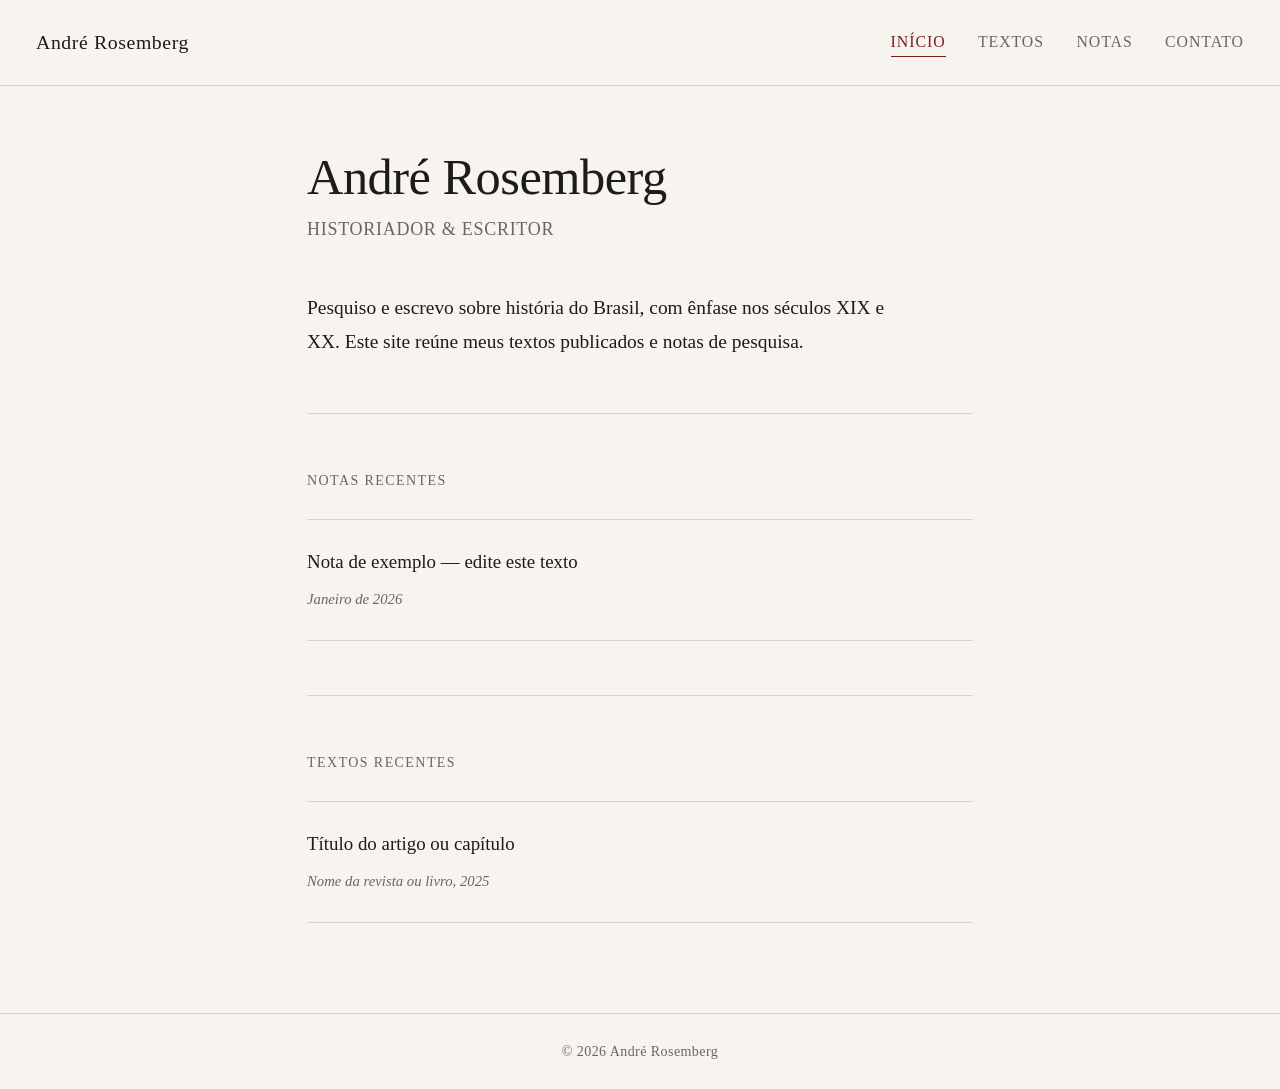
<file: index.html>
<!DOCTYPE html>
<html lang="pt-BR">
<head>
  <meta charset="UTF-8">
  <meta name="viewport" content="width=device-width, initial-scale=1.0">
  <title>André Rosemberg</title>
  <link rel="stylesheet" href="style.css">
</head>
<body>

<header>
  <a class="site-title" href="index.html">André Rosemberg</a>
  <nav>
    <a href="index.html" class="ativo">Início</a>
    <a href="textos.html">Textos</a>
    <a href="notas.html">Notas</a>
    <a href="contato.html">Contato</a>
  </nav>
</header>

<main>
  <h1 class="inicio-nome">André Rosemberg</h1>
  <p class="inicio-titulo">Historiador &amp; Escritor</p>

  <p class="inicio-intro">
    Pesquiso e escrevo sobre história do Brasil, com ênfase nos
    séculos XIX e XX. Este site reúne meus textos publicados e
    notas de pesquisa.
  </p>

  <hr class="divisor">

  <p class="secao-label">Notas recentes</p>
  <ul class="lista">
    <li>
      <a class="lista-titulo" href="notas/nota-1.html">Nota de exemplo — edite este texto</a>
      <span class="lista-meta">Janeiro de 2026</span>
    </li>
  </ul>

  <hr class="divisor">

  <p class="secao-label">Textos recentes</p>
  <ul class="lista">
    <li>
      <span class="lista-titulo">Título do artigo ou capítulo</span>
      <span class="lista-meta">Nome da revista ou livro, 2025</span>
    </li>
  </ul>
</main>

<footer>
  © <span id="ano"></span> André Rosemberg
</footer>

<script>document.getElementById('ano').textContent = new Date().getFullYear();</script>
</body>
</html>
</file>
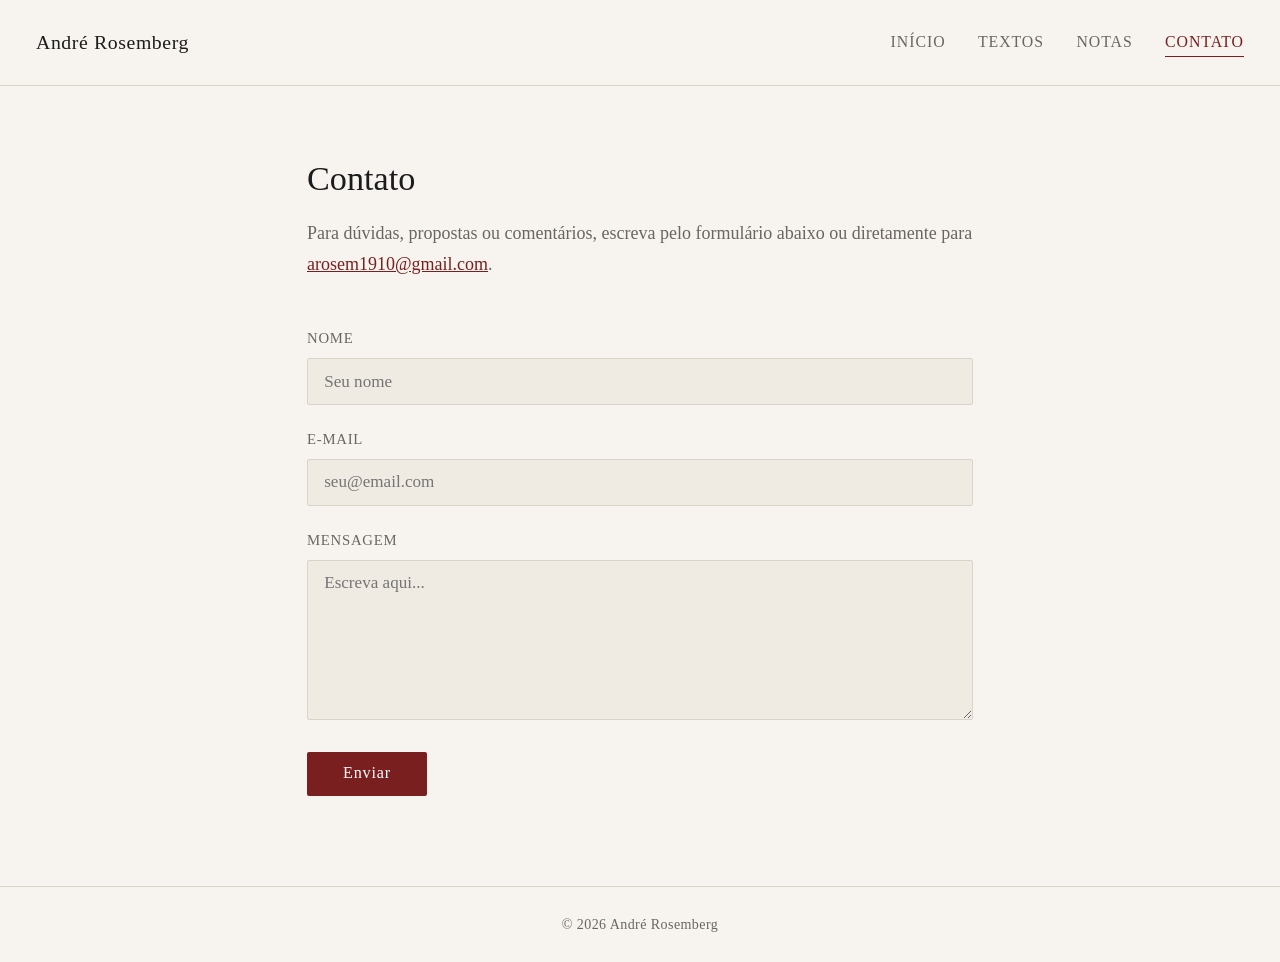
<file: contato.html>
<!DOCTYPE html>
<html lang="pt-BR">
<head>
  <meta charset="UTF-8">
  <meta name="viewport" content="width=device-width, initial-scale=1.0">
  <title>Contato — André Rosemberg</title>
  <link rel="stylesheet" href="style.css">
</head>
<body>

<header>
  <a class="site-title" href="index.html">André Rosemberg</a>
  <nav>
    <a href="index.html">Início</a>
    <a href="textos.html">Textos</a>
    <a href="notas.html">Notas</a>
    <a href="contato.html" class="ativo">Contato</a>
  </nav>
</header>

<main>
  <h1 class="page-titulo">Contato</h1>
  <p class="contato-intro">
    Para dúvidas, propostas ou comentários, escreva pelo formulário abaixo
    ou diretamente para
    <a href="mailto:arosem1910@gmail.com" style="color: var(--accent);">arosem1910@gmail.com</a>.
  </p>

  <form action="https://formspree.io/f/SUBSTITUA_AQUI" method="POST">
    <div>
      <label for="nome">Nome</label>
      <input type="text" id="nome" name="nome" required placeholder="Seu nome">
    </div>
    <div>
      <label for="email">E-mail</label>
      <input type="email" id="email" name="email" required placeholder="seu@email.com">
    </div>
    <div>
      <label for="mensagem">Mensagem</label>
      <textarea id="mensagem" name="mensagem" required placeholder="Escreva aqui..."></textarea>
    </div>
    <button type="submit">Enviar</button>
  </form>
</main>

<footer>
  © <span id="ano"></span> André Rosemberg
</footer>

<script>document.getElementById('ano').textContent = new Date().getFullYear();</script>
</body>
</html>
</file>
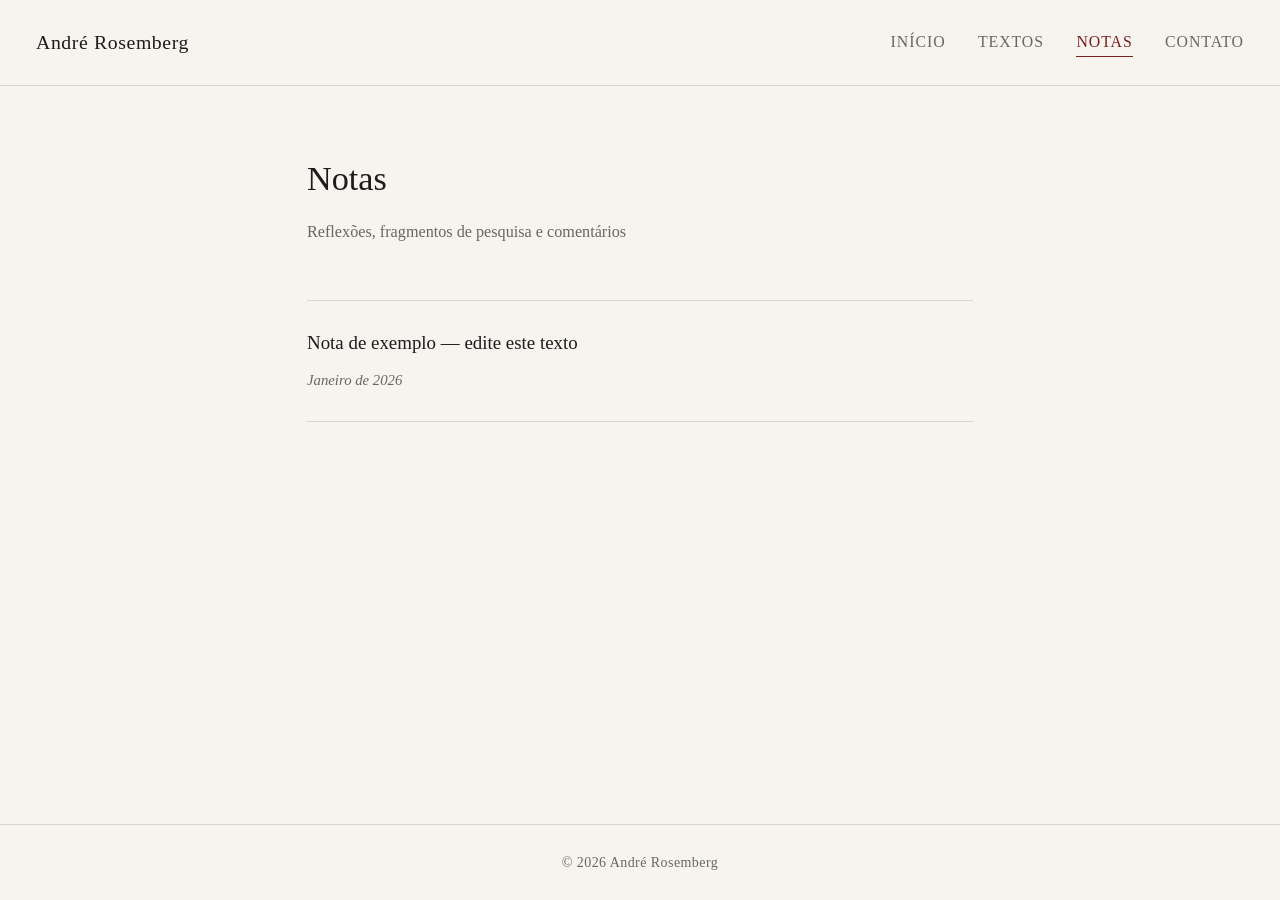
<file: notas.html>
<!DOCTYPE html>
<html lang="pt-BR">
<head>
  <meta charset="UTF-8">
  <meta name="viewport" content="width=device-width, initial-scale=1.0">
  <title>Notas — André Rosemberg</title>
  <link rel="stylesheet" href="style.css">
</head>
<body>

<header>
  <a class="site-title" href="index.html">André Rosemberg</a>
  <nav>
    <a href="index.html">Início</a>
    <a href="textos.html">Textos</a>
    <a href="notas.html" class="ativo">Notas</a>
    <a href="contato.html">Contato</a>
  </nav>
</header>

<main>
  <h1 class="page-titulo">Notas</h1>
  <p class="page-subtitulo">Reflexões, fragmentos de pesquisa e comentários</p>

  <ul class="lista">
    <li>
      <a class="lista-titulo" href="notas/nota-1.html">Nota de exemplo — edite este texto</a>
      <span class="lista-meta">Janeiro de 2026</span>
    </li>
  </ul>
</main>

<footer>
  © <span id="ano"></span> André Rosemberg
</footer>

<script>document.getElementById('ano').textContent = new Date().getFullYear();</script>
</body>
</html>
</file>
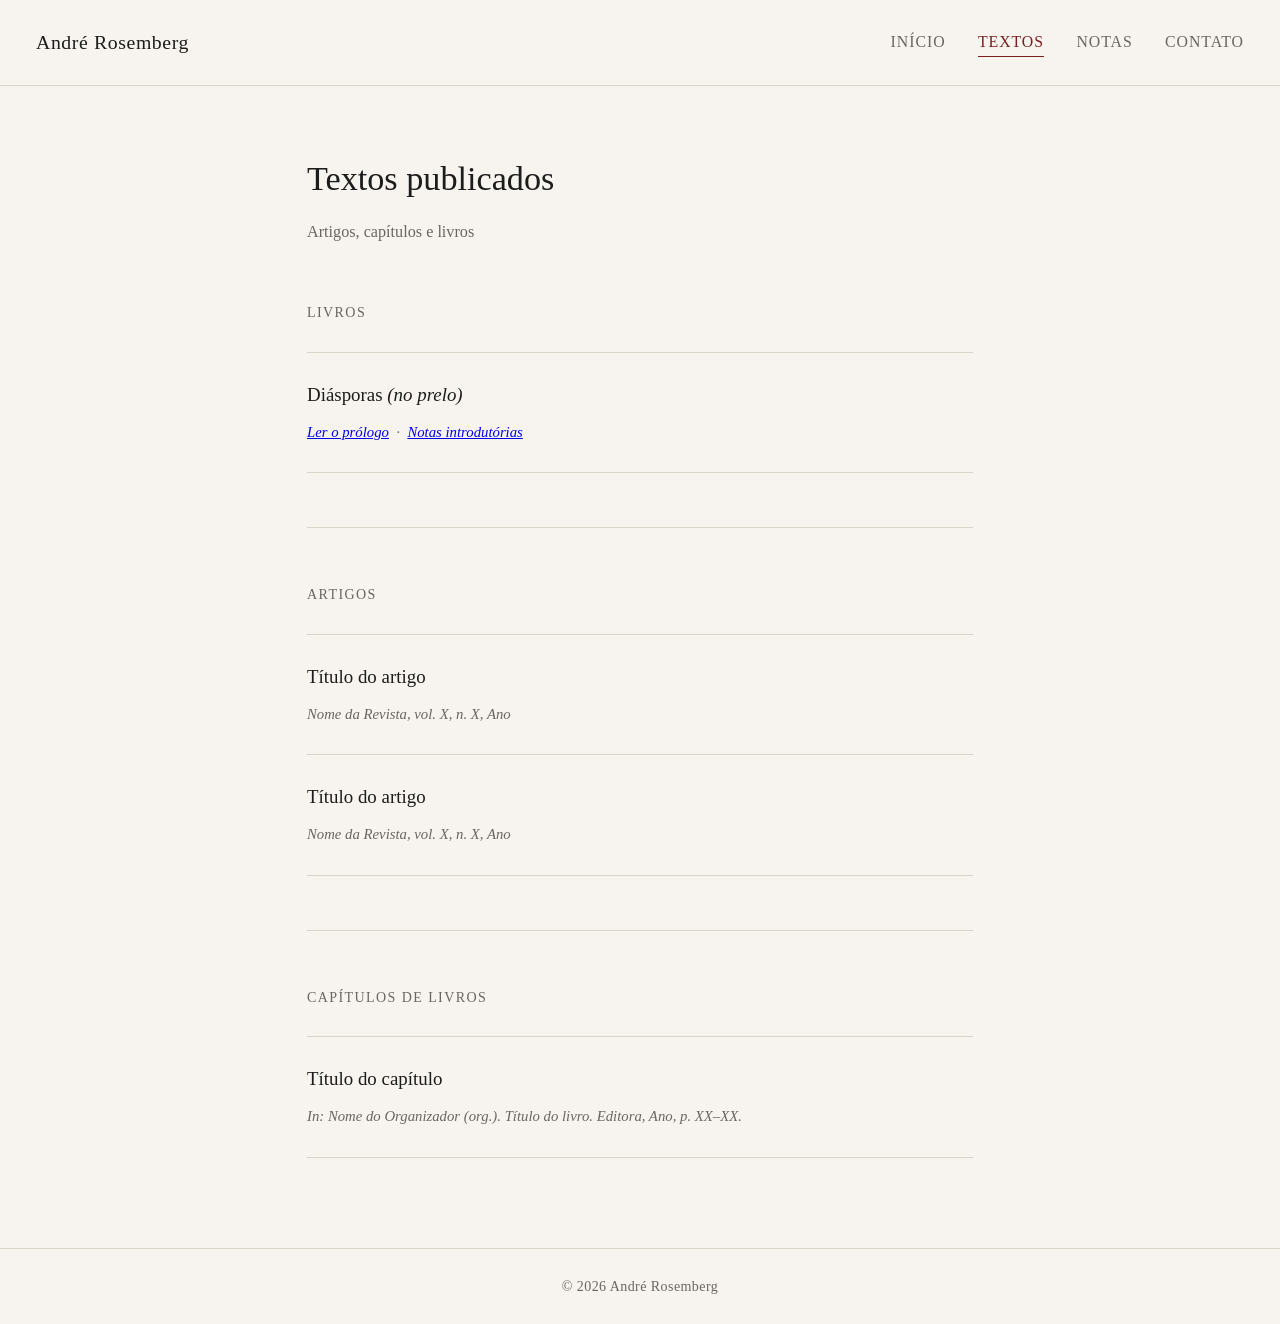
<file: textos.html>
<!DOCTYPE html>
<html lang="pt-BR">
<head>
  <meta charset="UTF-8">
  <meta name="viewport" content="width=device-width, initial-scale=1.0">
  <title>Textos — André Rosemberg</title>
  <link rel="stylesheet" href="style.css">
</head>
<body>

<header>
  <a class="site-title" href="index.html">André Rosemberg</a>
  <nav>
    <a href="index.html">Início</a>
    <a href="textos.html" class="ativo">Textos</a>
    <a href="notas.html">Notas</a>
    <a href="contato.html">Contato</a>
  </nav>
</header>

<main>
  <h1 class="page-titulo">Textos publicados</h1>
  <p class="page-subtitulo">Artigos, capítulos e livros</p>

  <p class="secao-label">Livros</p>
  <ul class="lista">
    <li>
      <span class="lista-titulo">Diásporas <span style="font-weight:normal; font-style:italic;">(no prelo)</span></span>
      <span class="lista-meta">
        <a href="diasporas_prologo.pdf" target="_blank">Ler o prólogo</a> &nbsp;·&nbsp;
        <a href="diasporas_notas_introdutorias.pdf" target="_blank">Notas introdutórias</a>
      </span>
    </li>
  </ul>

  <hr class="divisor">

  <p class="secao-label">Artigos</p>
  <ul class="lista">
    <li>
      <a class="lista-titulo" href="#" target="_blank">Título do artigo</a>
      <span class="lista-meta"><em>Nome da Revista</em>, vol. X, n. X, Ano</span>
    </li>
    <li>
      <a class="lista-titulo" href="#" target="_blank">Título do artigo</a>
      <span class="lista-meta"><em>Nome da Revista</em>, vol. X, n. X, Ano</span>
    </li>
  </ul>

  <hr class="divisor">

  <p class="secao-label">Capítulos de livros</p>
  <ul class="lista">
    <li>
      <span class="lista-titulo">Título do capítulo</span>
      <span class="lista-meta">In: Nome do Organizador (org.). <em>Título do livro</em>. Editora, Ano, p. XX–XX.</span>
    </li>
  </ul>
</main>

<footer>
  © <span id="ano"></span> André Rosemberg
</footer>

<script>document.getElementById('ano').textContent = new Date().getFullYear();</script>
</body>
</html>
</file>
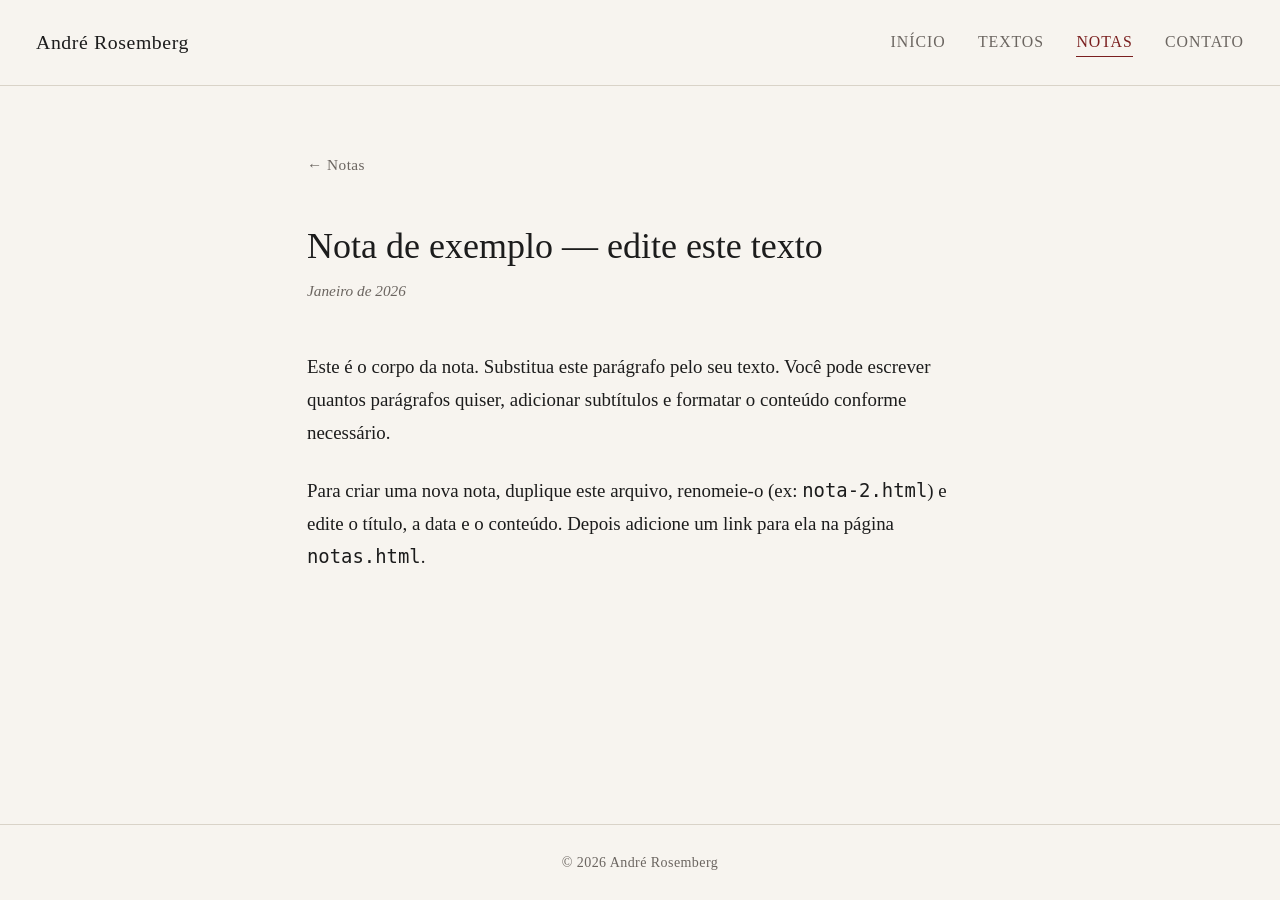
<file: notas/nota-1.html>
<!DOCTYPE html>
<html lang="pt-BR">
<head>
  <meta charset="UTF-8">
  <meta name="viewport" content="width=device-width, initial-scale=1.0">
  <title>Nota de exemplo — André Rosemberg</title>
  <link rel="stylesheet" href="../style.css">
</head>
<body>

<header>
  <a class="site-title" href="../index.html">André Rosemberg</a>
  <nav>
    <a href="../index.html">Início</a>
    <a href="../textos.html">Textos</a>
    <a href="../notas.html" class="ativo">Notas</a>
    <a href="../contato.html">Contato</a>
  </nav>
</header>

<main>
  <a class="voltar" href="../notas.html">← Notas</a>

  <div class="nota-cabecalho">
    <h1 class="nota-titulo">Nota de exemplo — edite este texto</h1>
    <p class="nota-data">Janeiro de 2026</p>
  </div>

  <div class="nota-corpo">
    <p>
      Este é o corpo da nota. Substitua este parágrafo pelo seu texto.
      Você pode escrever quantos parágrafos quiser, adicionar subtítulos
      e formatar o conteúdo conforme necessário.
    </p>
    <p>
      Para criar uma nova nota, duplique este arquivo, renomeie-o
      (ex: <code>nota-2.html</code>) e edite o título, a data e o
      conteúdo. Depois adicione um link para ela na página
      <code>notas.html</code>.
    </p>
  </div>
</main>

<footer>
  © <span id="ano"></span> André Rosemberg
</footer>

<script>document.getElementById('ano').textContent = new Date().getFullYear();</script>
</body>
</html>
</file>
<file: style.css>
/* ─── Reset & Base ─────────────────────────────────────────── */
*, *::before, *::after { box-sizing: border-box; margin: 0; padding: 0; }

:root {
  --bg:       #f7f4ef;
  --bg-alt:   #efebe3;
  --text:     #1c1c1c;
  --muted:    #6b6560;
  --accent:   #7a1f1f;
  --border:   #d9d3c8;
  --max:      720px;
}

html { font-size: 18px; scroll-behavior: smooth; }

body {
  background: var(--bg);
  color: var(--text);
  font-family: Georgia, 'Times New Roman', serif;
  line-height: 1.75;
  min-height: 100vh;
  display: flex;
  flex-direction: column;
}

/* ─── Header & Nav ──────────────────────────────────────────── */
header {
  border-bottom: 1px solid var(--border);
  padding: 1.4rem 2rem;
  display: flex;
  justify-content: space-between;
  align-items: center;
  gap: 1rem;
  flex-wrap: wrap;
}

.site-title {
  font-size: 1.1rem;
  font-weight: normal;
  letter-spacing: 0.03em;
  color: var(--text);
  text-decoration: none;
}

.site-title:hover { color: var(--accent); }

nav { display: flex; gap: 1.8rem; }

nav a {
  color: var(--muted);
  text-decoration: none;
  font-size: 0.88rem;
  letter-spacing: 0.06em;
  text-transform: uppercase;
  transition: color 0.2s;
}

nav a:hover,
nav a.ativo { color: var(--accent); }

nav a.ativo { border-bottom: 1px solid var(--accent); padding-bottom: 1px; }

/* ─── Main ──────────────────────────────────────────────────── */
main {
  flex: 1;
  width: 100%;
  max-width: var(--max);
  margin: 0 auto;
  padding: 3.5rem 1.5rem 5rem;
}

/* ─── Início ────────────────────────────────────────────────── */
.inicio-nome {
  font-size: 2.8rem;
  font-weight: normal;
  line-height: 1.15;
  margin-bottom: 0.4rem;
  letter-spacing: -0.01em;
}

.inicio-titulo {
  color: var(--muted);
  font-size: 1rem;
  letter-spacing: 0.04em;
  text-transform: uppercase;
  margin-bottom: 2.5rem;
}

.inicio-intro {
  font-size: 1.08rem;
  color: var(--text);
  margin-bottom: 3rem;
  max-width: 600px;
}

.divisor {
  border: none;
  border-top: 1px solid var(--border);
  margin: 3rem 0;
}

.secao-label {
  font-size: 0.78rem;
  letter-spacing: 0.1em;
  text-transform: uppercase;
  color: var(--muted);
  margin-bottom: 1.5rem;
}

/* ─── Listas de textos / notas ──────────────────────────────── */
.lista { list-style: none; }

.lista li {
  padding: 1.4rem 0;
  border-bottom: 1px solid var(--border);
}

.lista li:first-child { border-top: 1px solid var(--border); }

.lista-titulo {
  display: block;
  font-size: 1.05rem;
  color: var(--text);
  text-decoration: none;
  margin-bottom: 0.25rem;
  transition: color 0.2s;
}

.lista-titulo:hover { color: var(--accent); }

.lista-meta {
  font-size: 0.82rem;
  color: var(--muted);
  font-style: italic;
}

/* ─── Página de textos ──────────────────────────────────────── */
.page-titulo {
  font-size: 1.9rem;
  font-weight: normal;
  margin-bottom: 0.5rem;
}

.page-subtitulo {
  color: var(--muted);
  font-size: 0.9rem;
  margin-bottom: 3rem;
}

/* ─── Nota individual ───────────────────────────────────────── */
.nota-cabecalho { margin-bottom: 2.5rem; }

.nota-titulo {
  font-size: 2rem;
  font-weight: normal;
  line-height: 1.25;
  margin-bottom: 0.5rem;
}

.nota-data {
  color: var(--muted);
  font-size: 0.85rem;
  font-style: italic;
}

.nota-corpo { font-size: 1.05rem; }

.nota-corpo p { margin-bottom: 1.4rem; }

.nota-corpo h2 {
  font-size: 1.25rem;
  font-weight: normal;
  margin: 2rem 0 0.75rem;
}

.voltar {
  display: inline-block;
  margin-bottom: 2.5rem;
  font-size: 0.85rem;
  color: var(--muted);
  text-decoration: none;
  letter-spacing: 0.03em;
}

.voltar:hover { color: var(--accent); }

/* ─── Contato ───────────────────────────────────────────────── */
.contato-intro {
  color: var(--muted);
  margin-bottom: 2.5rem;
  font-size: 1rem;
}

form { display: flex; flex-direction: column; gap: 1.2rem; }

label {
  font-size: 0.82rem;
  letter-spacing: 0.05em;
  text-transform: uppercase;
  color: var(--muted);
  display: block;
  margin-bottom: 0.35rem;
}

input, textarea {
  width: 100%;
  background: var(--bg-alt);
  border: 1px solid var(--border);
  border-radius: 2px;
  padding: 0.7rem 0.9rem;
  font-family: Georgia, serif;
  font-size: 0.95rem;
  color: var(--text);
  outline: none;
  transition: border-color 0.2s;
}

input:focus, textarea:focus { border-color: var(--accent); }

textarea { min-height: 160px; resize: vertical; }

button[type="submit"] {
  align-self: flex-start;
  background: var(--accent);
  color: #fff;
  border: none;
  padding: 0.7rem 2rem;
  font-family: Georgia, serif;
  font-size: 0.9rem;
  letter-spacing: 0.05em;
  cursor: pointer;
  border-radius: 2px;
  transition: background 0.2s;
}

button[type="submit"]:hover { background: #5c1515; }

/* ─── Footer ────────────────────────────────────────────────── */
footer {
  border-top: 1px solid var(--border);
  padding: 1.4rem 2rem;
  text-align: center;
  font-size: 0.78rem;
  color: var(--muted);
  letter-spacing: 0.03em;
}

/* ─── Responsivo ────────────────────────────────────────────── */
@media (max-width: 600px) {
  header { padding: 1.2rem 1.2rem; }
  nav { gap: 1.2rem; }
  main { padding: 2.5rem 1.2rem 4rem; }
  .inicio-nome { font-size: 2rem; }
}
</file>
